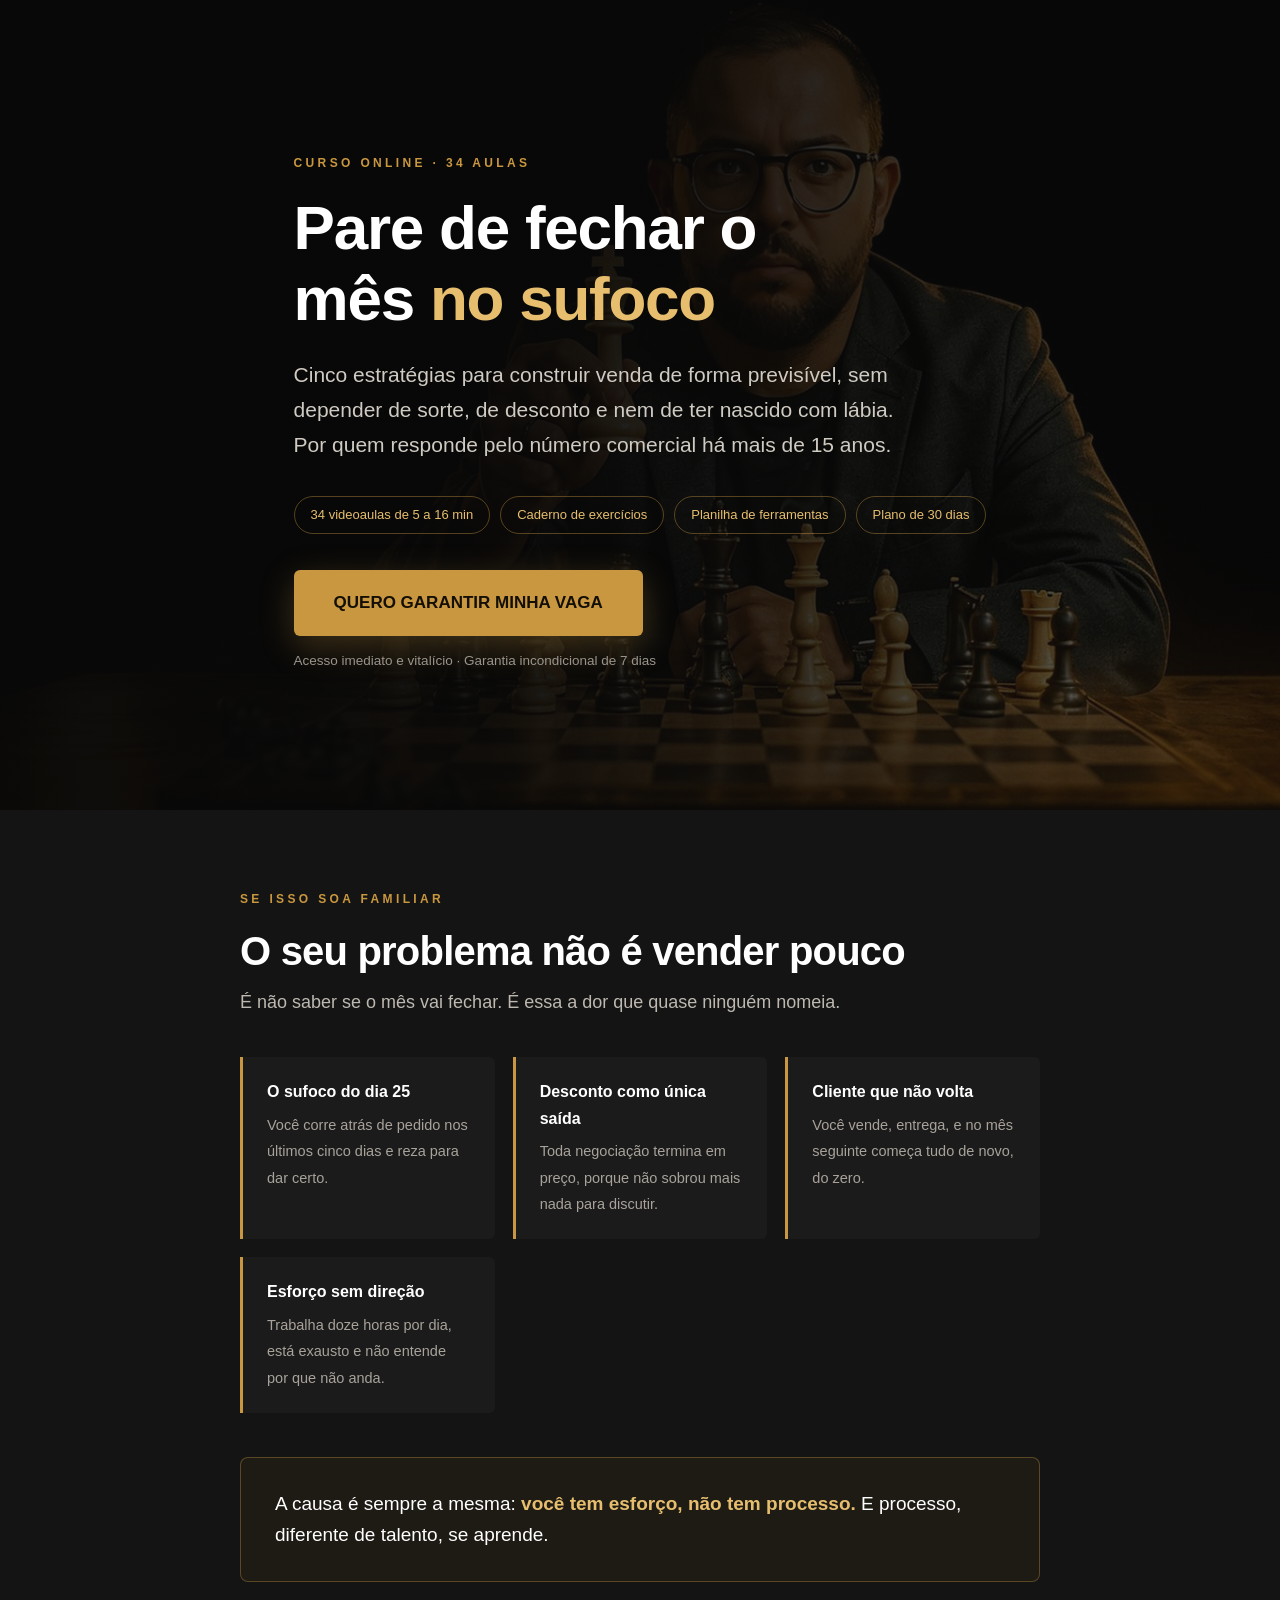
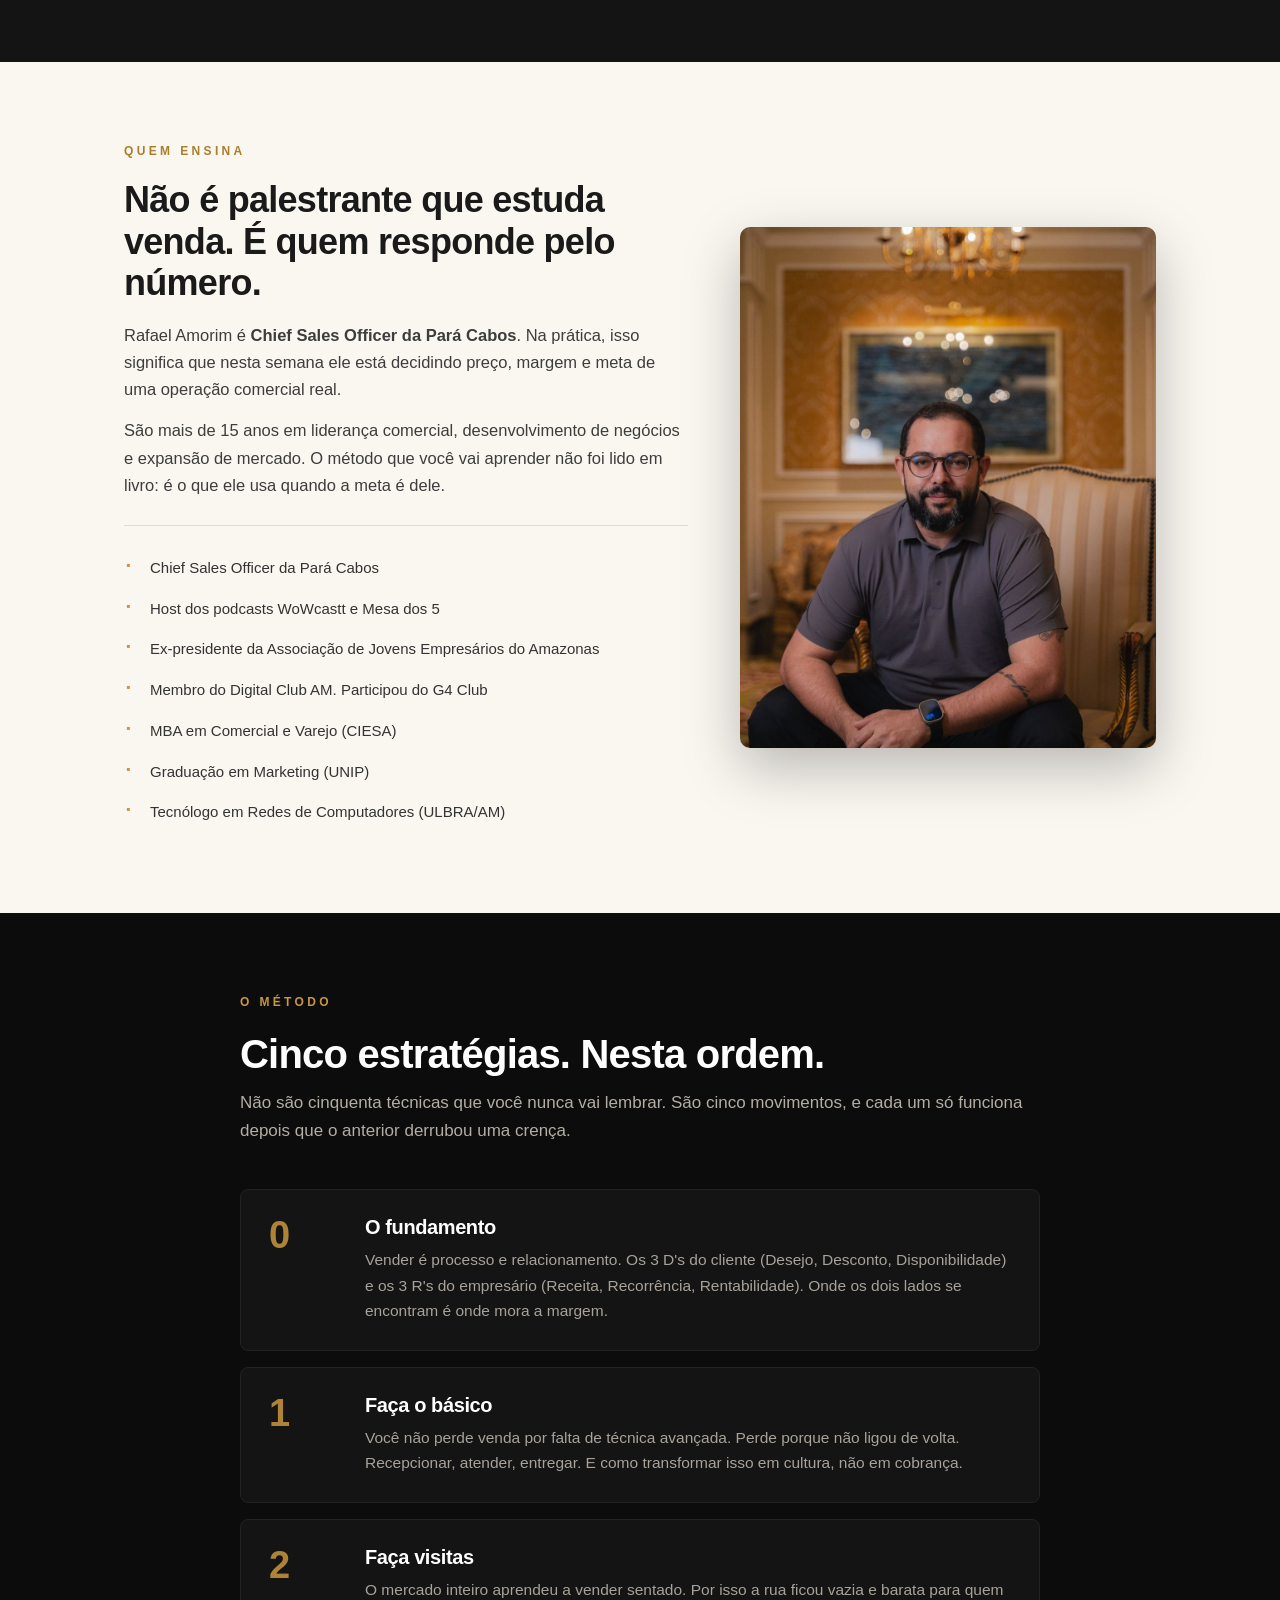
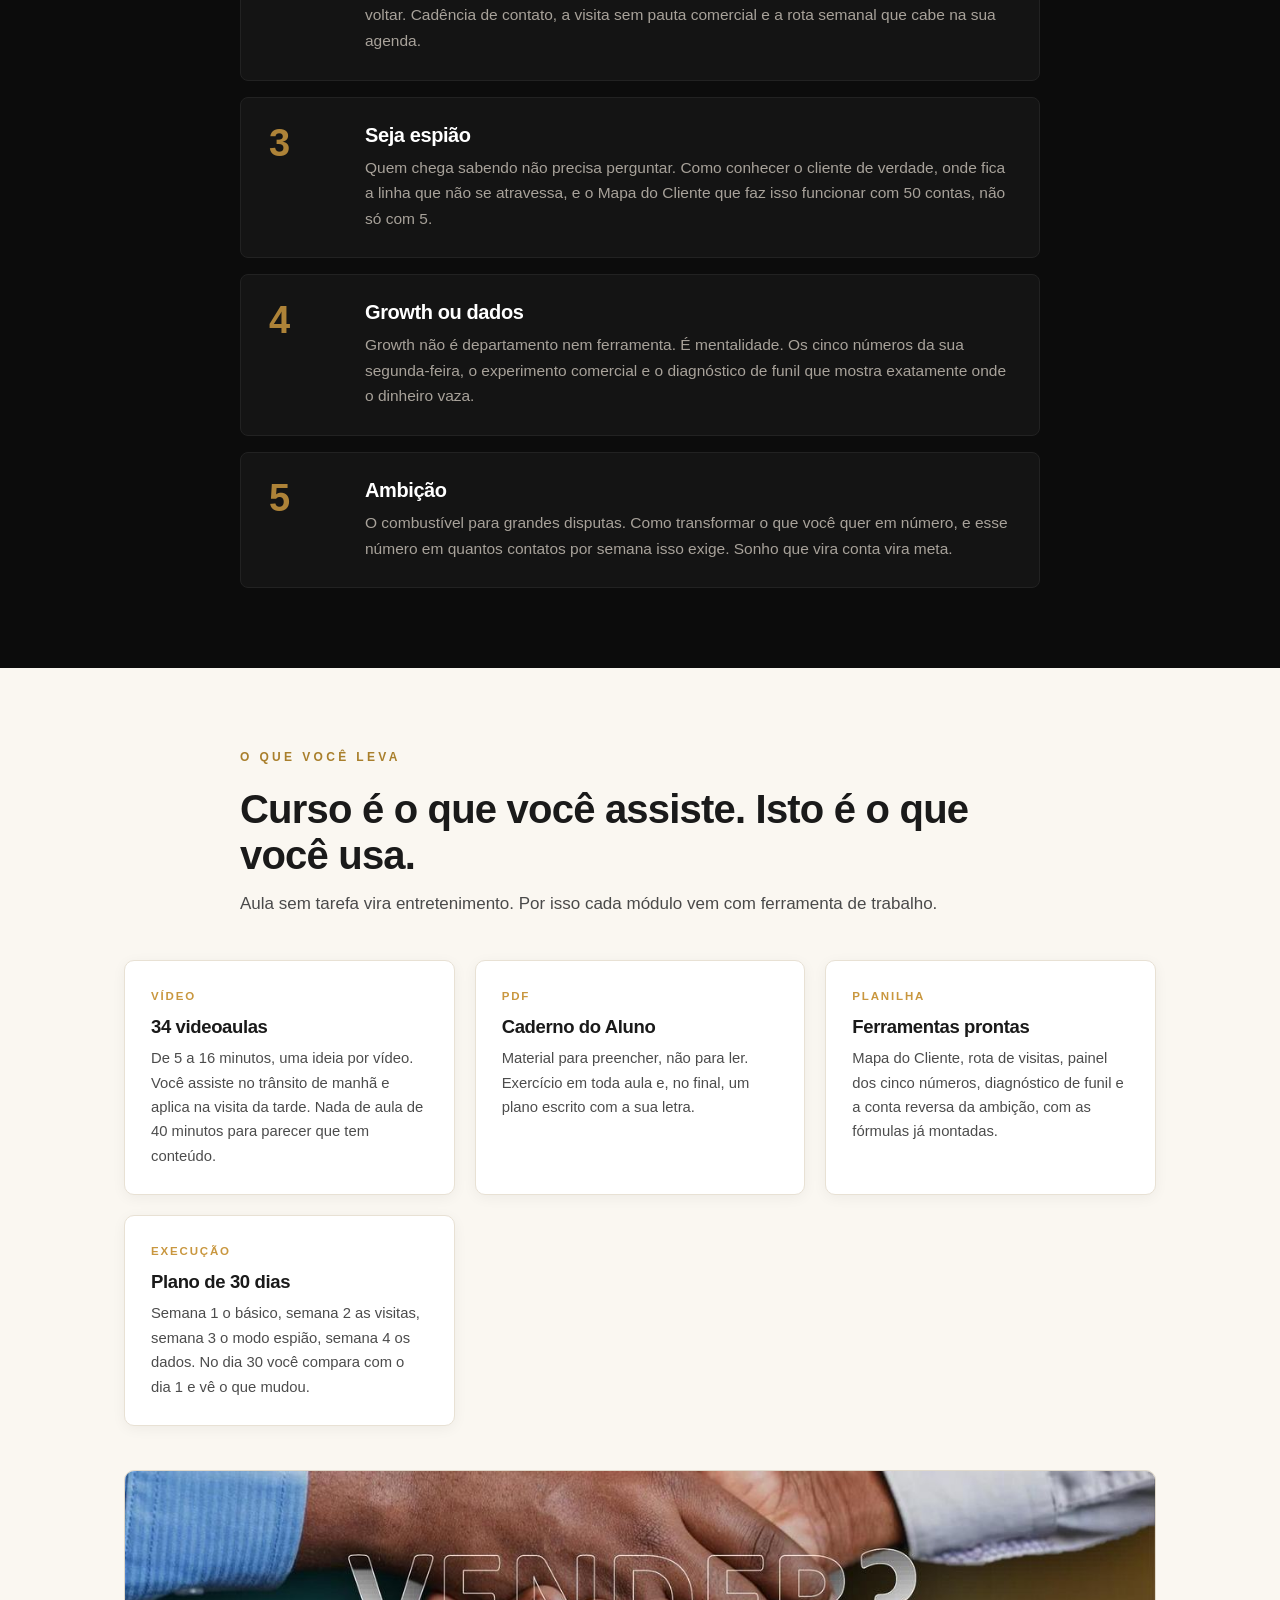
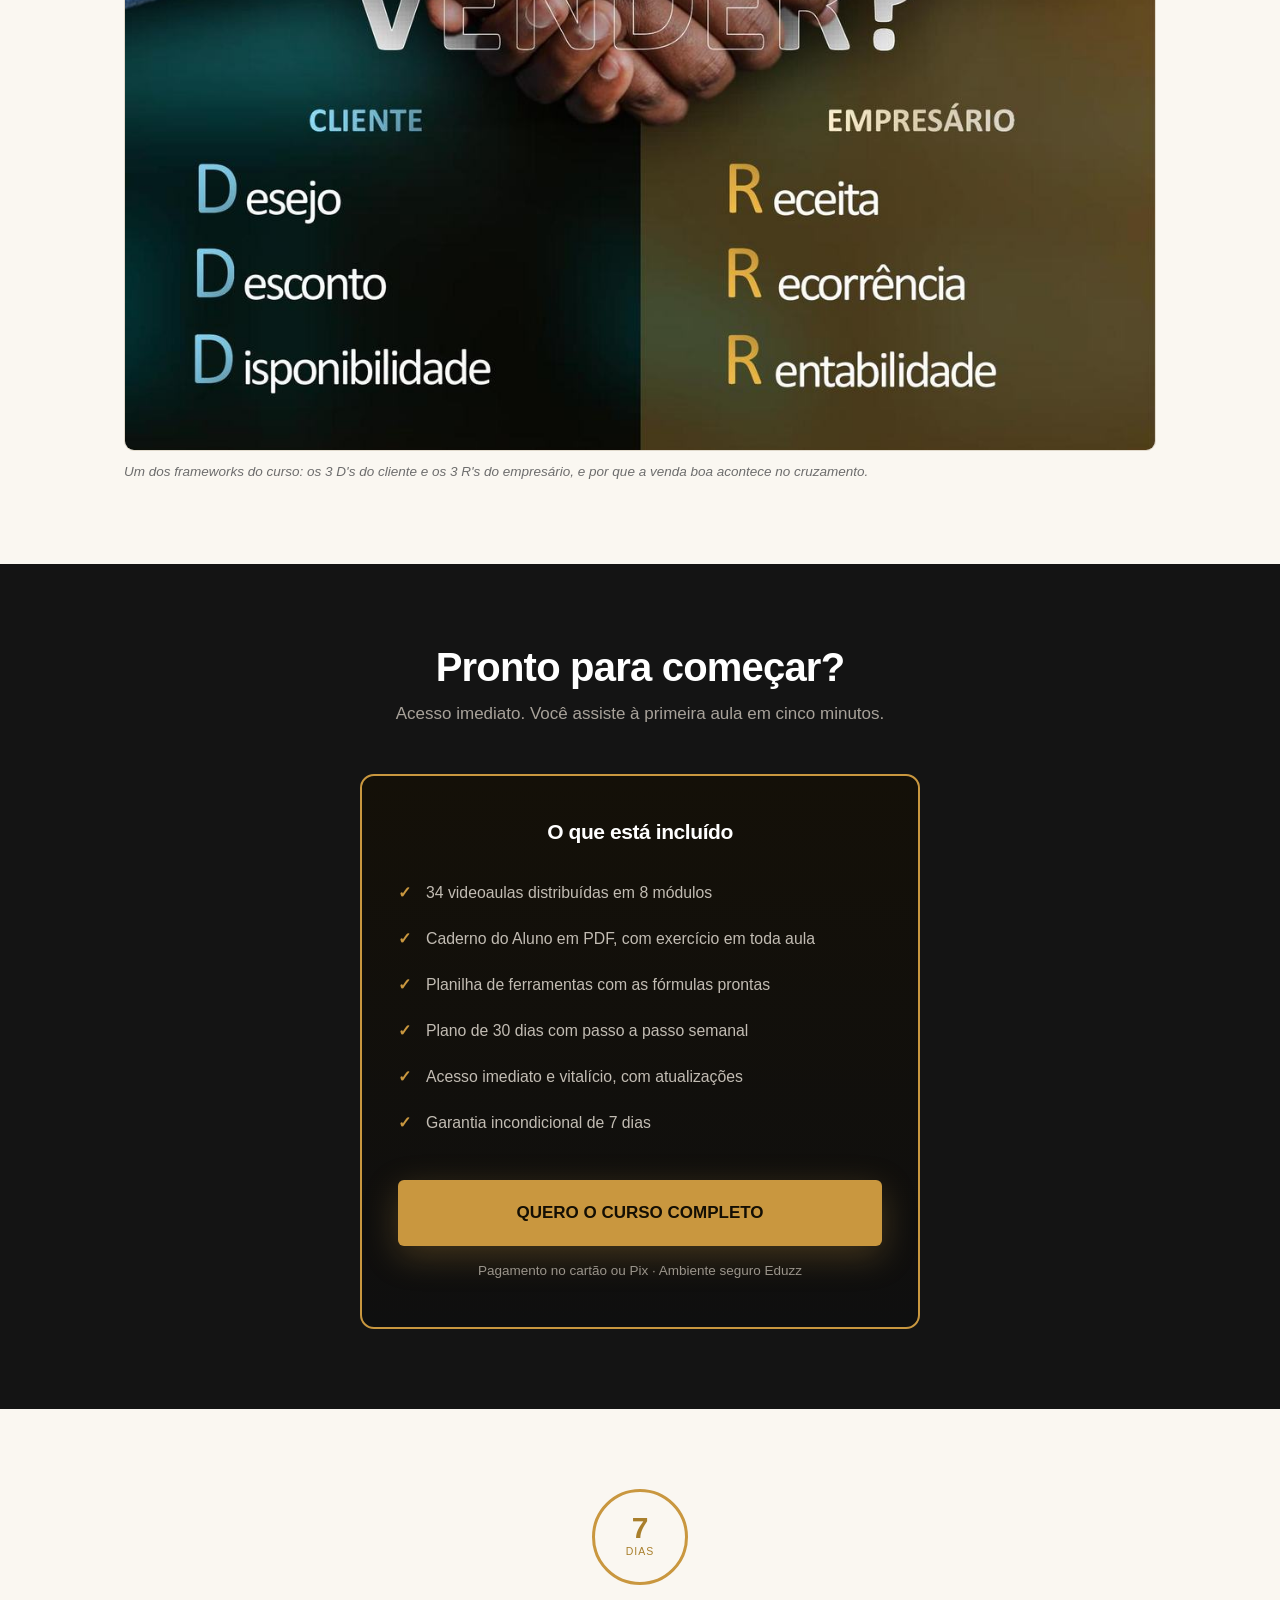
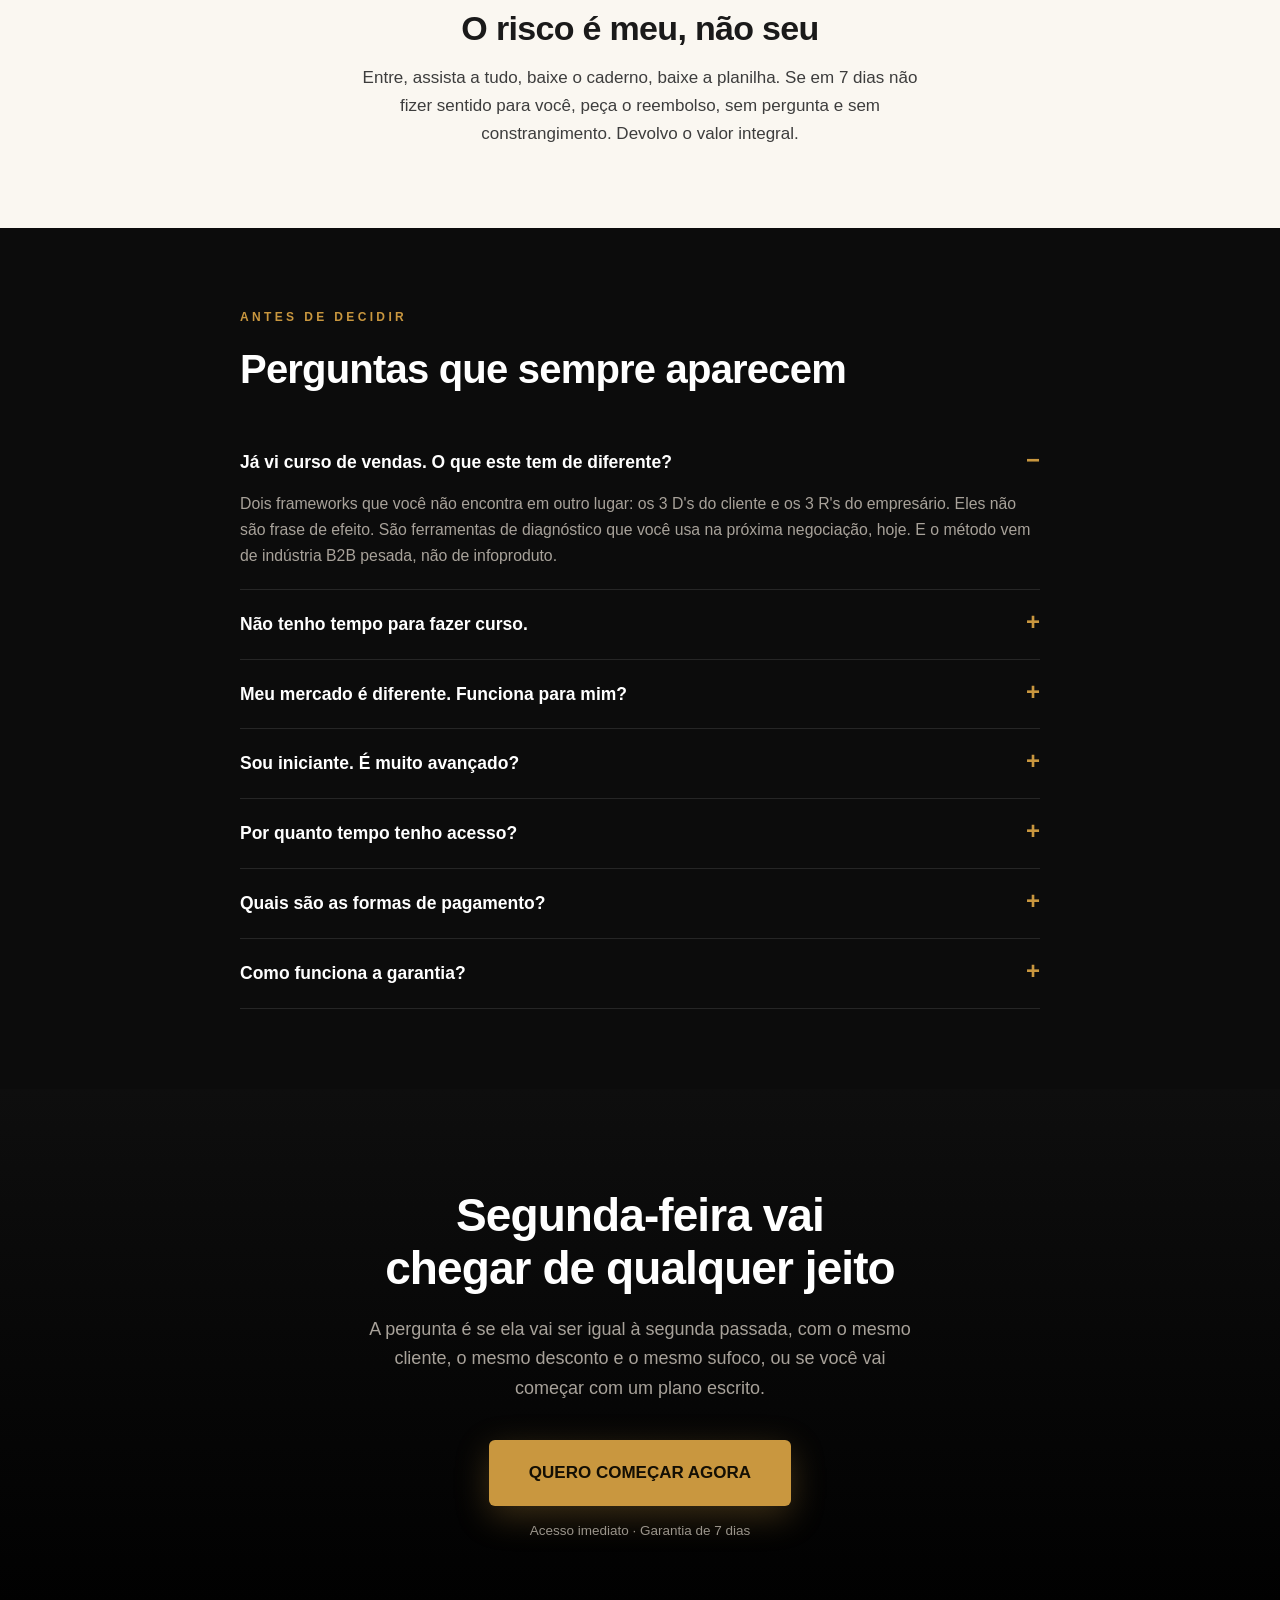
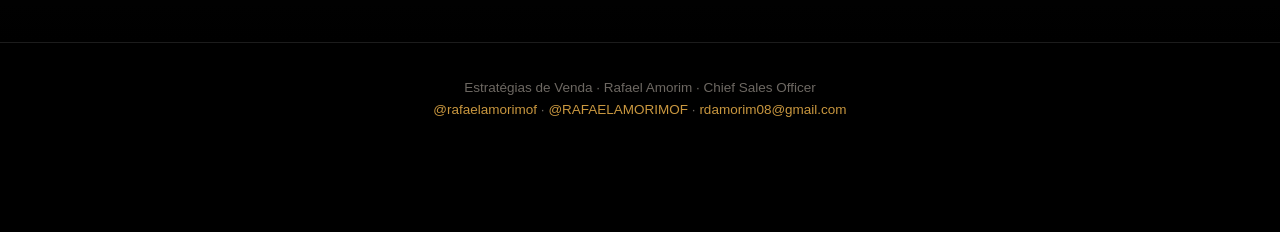
<file: index.html>
<!DOCTYPE html>
<html lang="pt-BR"><head>
<meta charset="utf-8">
<meta name="viewport" content="width=device-width, initial-scale=1">
<title>Estratégias de Venda | Rafael Amorim</title>
<meta name="description" content="Cinco estratégias para construir venda de forma previsível, sem depender de sorte nem de desconto. Curso online com 34 aulas, por um Chief Sales Officer com mais de 15 anos de operação comercial.">
<meta name="author" content="Rafael Amorim">
<link rel="icon" href="data:image/svg+xml,%3Csvg xmlns='http://www.w3.org/2000/svg' viewBox='0 0 100 100'%3E%3Crect width='100' height='100' rx='18' fill='%230c0c0c'/%3E%3Ctext x='50' y='70' font-size='58' font-family='Georgia,serif' font-weight='bold' fill='%23c9973f' text-anchor='middle'%3EE%3C/text%3E%3C/svg%3E">
<meta property="og:type" content="website">
<meta property="og:locale" content="pt_BR">
<meta property="og:title" content="Estratégias de Venda | Rafael Amorim">
<meta property="og:description" content="Cinco estratégias para construir venda de forma previsível, sem depender de sorte nem de desconto. Curso online com 34 aulas, por um Chief Sales Officer com mais de 15 anos de operação comercial.">
<meta property="og:image" content="https://rdamorim08.github.io/estrategiasdevendas/img/hero.jpg">
<meta property="og:url" content="https://rdamorim08.github.io/estrategiasdevendas/">
<meta name="twitter:card" content="summary_large_image">
<link rel="stylesheet" href="style.css">
</head><body>

<header class="hero">
  <img class="bg" src="img/hero.jpg" alt="" fetchpriority="high">
  <div class="veil"></div>
  <div class="wrap">
    <div class="eyebrow">Curso online · 34 aulas</div>
    <h1>Pare de fechar o mês <em>no sufoco</em></h1>
    <p class="sub">Cinco estratégias para construir venda de forma previsível, sem depender de sorte,
    de desconto e nem de ter nascido com lábia. Por quem responde pelo número comercial há mais de 15 anos.</p>
    <div class="badges">
      <span class="badge">34 videoaulas de 5 a 16 min</span>
      <span class="badge">Caderno de exercícios</span>
      <span class="badge">Planilha de ferramentas</span>
      <span class="badge">Plano de 30 dias</span>
    </div>
    <a class="btn" href="https://chk.eduzz.com/uehzxj2f">QUERO GARANTIR MINHA VAGA</a>
    <span class="btn-note">Acesso imediato e vitalício · Garantia incondicional de 7 dias</span>
  </div>
</header>

<section class="dor">
  <div class="wrap"><div class="narrow">
    <div class="eyebrow">Se isso soa familiar</div>
    <h2>O seu problema não é vender pouco</h2>
    <p class="lead">É não saber se o mês vai fechar. É essa a dor que quase ninguém nomeia.</p>
    <div class="pains">
      <div class="pain"><b>O sufoco do dia 25</b><span>Você corre atrás de pedido nos últimos cinco dias e reza para dar certo.</span></div>
      <div class="pain"><b>Desconto como única saída</b><span>Toda negociação termina em preço, porque não sobrou mais nada para discutir.</span></div>
      <div class="pain"><b>Cliente que não volta</b><span>Você vende, entrega, e no mês seguinte começa tudo de novo, do zero.</span></div>
      <div class="pain"><b>Esforço sem direção</b><span>Trabalha doze horas por dia, está exausto e não entende por que não anda.</span></div>
    </div>
    <div class="turn"><p>A causa é sempre a mesma: <b>você tem esforço, não tem processo.</b>
    E processo, diferente de talento, se aprende.</p></div>
  </div></div>
</section>

<section class="autor">
  <div class="wrap"><div class="grid">
    <div>
      <div class="eyebrow">Quem ensina</div>
      <h2>Não é palestrante que estuda venda. É quem responde pelo número.</h2>
      <p>Rafael Amorim é <b>Chief Sales Officer da Pará Cabos</b>. Na prática, isso significa que
      nesta semana ele está decidindo preço, margem e meta de uma operação comercial real.</p>
      <p>São mais de 15 anos em liderança comercial, desenvolvimento de negócios e expansão de mercado.
      O método que você vai aprender não foi lido em livro: é o que ele usa quando a meta é dele.</p>
      <ul class="creds">
        <li>Chief Sales Officer da Pará Cabos</li>
        <li>Host dos podcasts WoWcastt e Mesa dos 5</li>
        <li>Ex-presidente da Associação de Jovens Empresários do Amazonas</li>
        <li>Membro do Digital Club AM. Participou do G4 Club</li>
        <li>MBA em Comercial e Varejo (CIESA)</li>
        <li>Graduação em Marketing (UNIP)</li>
        <li>Tecnólogo em Redes de Computadores (ULBRA/AM)</li>
      </ul>
    </div>
    <figure><img src="img/bio.jpg" alt="Rafael Amorim" loading="lazy"></figure>
  </div></div>
</section>

<section class="metodo">
  <div class="wrap"><div class="narrow">
    <div class="eyebrow">O método</div>
    <h2>Cinco estratégias. Nesta ordem.</h2>
    <p class="intro">Não são cinquenta técnicas que você nunca vai lembrar. São cinco movimentos,
    e cada um só funciona depois que o anterior derrubou uma crença.</p>
    <div class="steps">
      <div class="step"><div class="n">0</div><div>
        <h3>O fundamento</h3>
        <p>Vender é processo e relacionamento. Os 3 D's do cliente (Desejo, Desconto, Disponibilidade)
        e os 3 R's do empresário (Receita, Recorrência, Rentabilidade). Onde os dois lados se encontram
        é onde mora a margem.</p></div></div>
      <div class="step"><div class="n">1</div><div>
        <h3>Faça o básico</h3>
        <p>Você não perde venda por falta de técnica avançada. Perde porque não ligou de volta.
        Recepcionar, atender, entregar. E como transformar isso em cultura, não em cobrança.</p></div></div>
      <div class="step"><div class="n">2</div><div>
        <h3>Faça visitas</h3>
        <p>O mercado inteiro aprendeu a vender sentado. Por isso a rua ficou vazia e barata para quem
        voltar. Cadência de contato, a visita sem pauta comercial e a rota semanal que cabe na sua agenda.</p></div></div>
      <div class="step"><div class="n">3</div><div>
        <h3>Seja espião</h3>
        <p>Quem chega sabendo não precisa perguntar. Como conhecer o cliente de verdade, onde fica a linha
        que não se atravessa, e o Mapa do Cliente que faz isso funcionar com 50 contas, não só com 5.</p></div></div>
      <div class="step"><div class="n">4</div><div>
        <h3>Growth ou dados</h3>
        <p>Growth não é departamento nem ferramenta. É mentalidade. Os cinco números da sua segunda-feira,
        o experimento comercial e o diagnóstico de funil que mostra exatamente onde o dinheiro vaza.</p></div></div>
      <div class="step"><div class="n">5</div><div>
        <h3>Ambição</h3>
        <p>O combustível para grandes disputas. Como transformar o que você quer em número, e esse número
        em quantos contatos por semana isso exige. Sonho que vira conta vira meta.</p></div></div>
    </div>
  </div></div>
</section>

<section class="inclui">
  <div class="wrap">
    <div class="narrow">
      <div class="eyebrow">O que você leva</div>
      <h2>Curso é o que você assiste. Isto é o que você usa.</h2>
      <p class="sub">Aula sem tarefa vira entretenimento. Por isso cada módulo vem com ferramenta de trabalho.</p>
    </div>
    <div class="cards">
      <div class="card"><div class="tag">Vídeo</div><h3>34 videoaulas</h3>
        <p>De 5 a 16 minutos, uma ideia por vídeo. Você assiste no trânsito de manhã e aplica na visita da tarde.
        Nada de aula de 40 minutos para parecer que tem conteúdo.</p></div>
      <div class="card"><div class="tag">PDF</div><h3>Caderno do Aluno</h3>
        <p>Material para preencher, não para ler. Exercício em toda aula e, no final, um plano escrito
        com a sua letra.</p></div>
      <div class="card"><div class="tag">Planilha</div><h3>Ferramentas prontas</h3>
        <p>Mapa do Cliente, rota de visitas, painel dos cinco números, diagnóstico de funil e a conta reversa
        da ambição, com as fórmulas já montadas.</p></div>
      <div class="card"><div class="tag">Execução</div><h3>Plano de 30 dias</h3>
        <p>Semana 1 o básico, semana 2 as visitas, semana 3 o modo espião, semana 4 os dados.
        No dia 30 você compara com o dia 1 e vê o que mudou.</p></div>
    </div>
    <figure class="figure">
      <img src="img/3d3r.jpg" alt="Os 3 D's do cliente e os 3 R's do empresário" loading="lazy">
      <figcaption>Um dos frameworks do curso: os 3 D's do cliente e os 3 R's do empresário, e por que a venda boa acontece no cruzamento.</figcaption>
    </figure>
  </div>
</section>

<section class="cta-sec" id="inscricao">
  <div class="wrap">
    <h2>Pronto para começar?</h2>
    <p class="sub">Acesso imediato. Você assiste à primeira aula em cinco minutos.</p>
    <div class="pbox">
      <h3>O que está incluído</h3>
      <ul>
        <li>34 videoaulas distribuídas em 8 módulos</li>
        <li>Caderno do Aluno em PDF, com exercício em toda aula</li>
        <li>Planilha de ferramentas com as fórmulas prontas</li>
        <li>Plano de 30 dias com passo a passo semanal</li>
        <li>Acesso imediato e vitalício, com atualizações</li>
        <li>Garantia incondicional de 7 dias</li>
      </ul>
      <a class="btn" href="https://chk.eduzz.com/uehzxj2f">QUERO O CURSO COMPLETO</a>
      <span class="btn-note">Pagamento no cartão ou Pix · Ambiente seguro Eduzz</span>
    </div>
  </div>
</section>

<section class="garantia">
  <div class="wrap"><div class="narrow">
    <div class="seal"><b>7</b><span>dias</span></div>
    <h2>O risco é meu, não seu</h2>
    <p>Entre, assista a tudo, baixe o caderno, baixe a planilha. Se em 7 dias não fizer sentido para você,
    peça o reembolso, sem pergunta e sem constrangimento. Devolvo o valor integral.</p>
  </div></div>
</section>

<section class="faq">
  <div class="wrap"><div class="narrow">
    <div class="eyebrow">Antes de decidir</div>
    <h2>Perguntas que sempre aparecem</h2>
    <details open><summary>Já vi curso de vendas. O que este tem de diferente?</summary>
      <p>Dois frameworks que você não encontra em outro lugar: os 3 D's do cliente e os 3 R's do empresário.
      Eles não são frase de efeito. São ferramentas de diagnóstico que você usa na próxima negociação, hoje.
      E o método vem de indústria B2B pesada, não de infoproduto.</p></details>
    <details><summary>Não tenho tempo para fazer curso.</summary>
      <p>Foi por causa dessa objeção que o curso foi montado assim: aulas de 5 minutos, uma ideia por vídeo,
      sem introdução de dez minutos. Você assiste uma no trânsito e aplica na visita da tarde.
      E, na prática, você não tem tempo justamente porque não tem processo. Quem trabalha no improviso gasta
      o dobro de horas pelo mesmo resultado.</p></details>
    <details><summary>Meu mercado é diferente. Funciona para mim?</summary>
      <p>O método nasceu em venda B2B de ciclo longo, com margem apertada e concorrência por preço, que é o
      cenário mais difícil que existe. Se funciona ali, tende a funcionar em contextos mais simples.
      Serve para vendedor de linha de frente, gestor comercial, dono de PME e para quem está começando do zero.</p></details>
    <details><summary>Sou iniciante. É muito avançado?</summary>
      <p>Não. O curso começa pelo fundamento, ou seja, o que é venda de verdade, antes de qualquer técnica.
      Justamente por isso a ordem dos módulos não deve ser trocada.</p></details>
    <details><summary>Por quanto tempo tenho acesso?</summary>
      <p>Acesso vitalício, incluindo as atualizações do conteúdo. O material de apoio você baixa e fica com você.</p></details>
    <details><summary>Quais são as formas de pagamento?</summary>
      <p>Cartão de crédito, com parcelamento, ou Pix. O pagamento é processado pela Eduzz, em ambiente seguro.
      No Pix, a liberação costuma ser imediata após a confirmação.</p></details>
    <details><summary>Como funciona a garantia?</summary>
      <p>Você tem 7 dias a partir da compra para pedir reembolso integral, sem precisar justificar.
      Basta responder ao e-mail de confirmação pedindo o cancelamento.</p></details>
  </div></div>
</section>

<section class="final">
  <div class="wrap">
    <h2>Segunda-feira vai chegar de qualquer jeito</h2>
    <p>A pergunta é se ela vai ser igual à segunda passada, com o mesmo cliente, o mesmo desconto e o mesmo
    sufoco, ou se você vai começar com um plano escrito.</p>
    <a class="btn" href="https://chk.eduzz.com/uehzxj2f">QUERO COMEÇAR AGORA</a>
    <span class="btn-note">Acesso imediato · Garantia de 7 dias</span>
  </div>
</section>

<footer><div class="wrap"><p>Estratégias de Venda · Rafael Amorim · Chief Sales Officer<br>
<a href="https://instagram.com/rafaelamorimof" target="_blank" rel="noopener">@rafaelamorimof</a> ·
<a href="https://youtube.com/@RAFAELAMORIMOF" target="_blank" rel="noopener">@RAFAELAMORIMOF</a> ·
<a href="mailto:rdamorim08@gmail.com">rdamorim08@gmail.com</a></p></div></footer>

<div class="sticky"><a class="btn" href="https://chk.eduzz.com/uehzxj2f">QUERO GARANTIR MINHA VAGA</a></div>
</body></html>
</file>
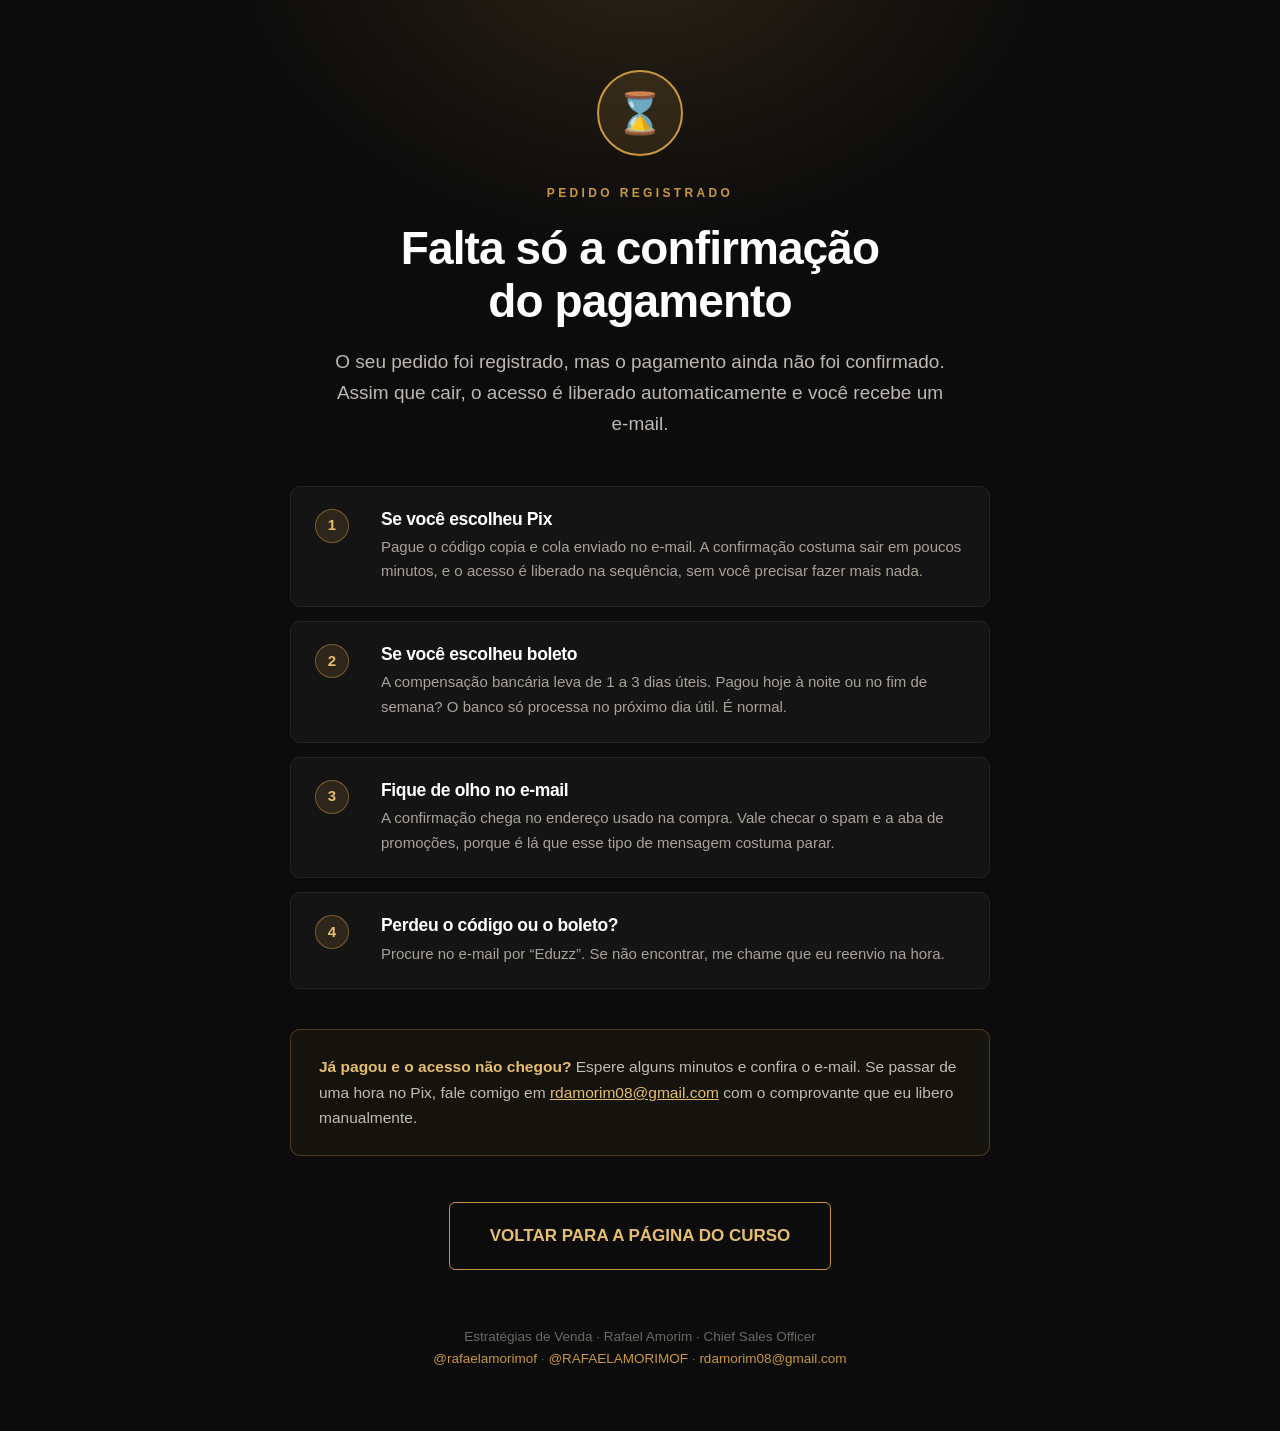
<file: aguardando.html>
<!DOCTYPE html>
<html lang="pt-BR"><head>
<meta charset="utf-8">
<meta name="viewport" content="width=device-width, initial-scale=1">
<title>Aguardando pagamento | Estratégias de Venda</title>
<meta name="description" content="Seu pedido foi registrado e estamos aguardando a confirmação do pagamento.">
<meta name="author" content="Rafael Amorim">
<link rel="icon" href="data:image/svg+xml,%3Csvg xmlns='http://www.w3.org/2000/svg' viewBox='0 0 100 100'%3E%3Crect width='100' height='100' rx='18' fill='%230c0c0c'/%3E%3Ctext x='50' y='70' font-size='58' font-family='Georgia,serif' font-weight='bold' fill='%23c9973f' text-anchor='middle'%3EE%3C/text%3E%3C/svg%3E">
<meta property="og:type" content="website">
<meta property="og:locale" content="pt_BR">
<meta property="og:title" content="Aguardando pagamento | Estratégias de Venda">
<meta property="og:description" content="Seu pedido foi registrado e estamos aguardando a confirmação do pagamento.">
<meta property="og:image" content="https://rdamorim08.github.io/estrategiasdevendas/img/hero.jpg">
<meta property="og:url" content="https://rdamorim08.github.io/estrategiasdevendas/aguardando.html">
<meta name="twitter:card" content="summary_large_image">
<link rel="stylesheet" href="style.css">
</head><body>
<section class="ty">
  <div class="glow"></div>
  <div class="wrap">
    <div class="icon wait">&#8987;</div>
    <div class="eyebrow">Pedido registrado</div>
    <h1>Falta só a confirmação do pagamento</h1>
    <p class="lead">O seu pedido foi registrado, mas o pagamento ainda não foi confirmado. Assim que cair, o acesso é liberado automaticamente e você recebe um e-mail.</p>
    <div class="cx">
      <div class="item"><div class="n">1</div><div><h3>Se você escolheu Pix</h3><p>Pague o código copia e cola enviado no e-mail. A confirmação costuma sair em poucos minutos, e o acesso é liberado na sequência, sem você precisar fazer mais nada.</p></div></div>
      <div class="item"><div class="n">2</div><div><h3>Se você escolheu boleto</h3><p>A compensação bancária leva de 1 a 3 dias úteis. Pagou hoje à noite ou no fim de semana? O banco só processa no próximo dia útil. É normal.</p></div></div>
      <div class="item"><div class="n">3</div><div><h3>Fique de olho no e-mail</h3><p>A confirmação chega no endereço usado na compra. Vale checar o spam e a aba de promoções, porque é lá que esse tipo de mensagem costuma parar.</p></div></div>
      <div class="item"><div class="n">4</div><div><h3>Perdeu o código ou o boleto?</h3><p>Procure no e-mail por “Eduzz”. Se não encontrar, me chame que eu reenvio na hora.</p></div></div>
    </div>
    <div class="note"><p><b>Já pagou e o acesso não chegou?</b> Espere alguns minutos e confira o e-mail.
    Se passar de uma hora no Pix, fale comigo em <a href="mailto:rdamorim08@gmail.com" style="color:#e6be6e">rdamorim08@gmail.com</a>
    com o comprovante que eu libero manualmente.</p></div>
    <div class="acts">
<a class="btn ghost" href="index.html">VOLTAR PARA A PÁGINA DO CURSO</a>
    </div>
    <footer><div class="wrap"><p>Estratégias de Venda · Rafael Amorim · Chief Sales Officer<br>
<a href="https://instagram.com/rafaelamorimof" target="_blank" rel="noopener">@rafaelamorimof</a> ·
<a href="https://youtube.com/@RAFAELAMORIMOF" target="_blank" rel="noopener">@RAFAELAMORIMOF</a> ·
<a href="mailto:rdamorim08@gmail.com">rdamorim08@gmail.com</a></p></div></footer>
  </div>
</section>
</body></html>
</file>
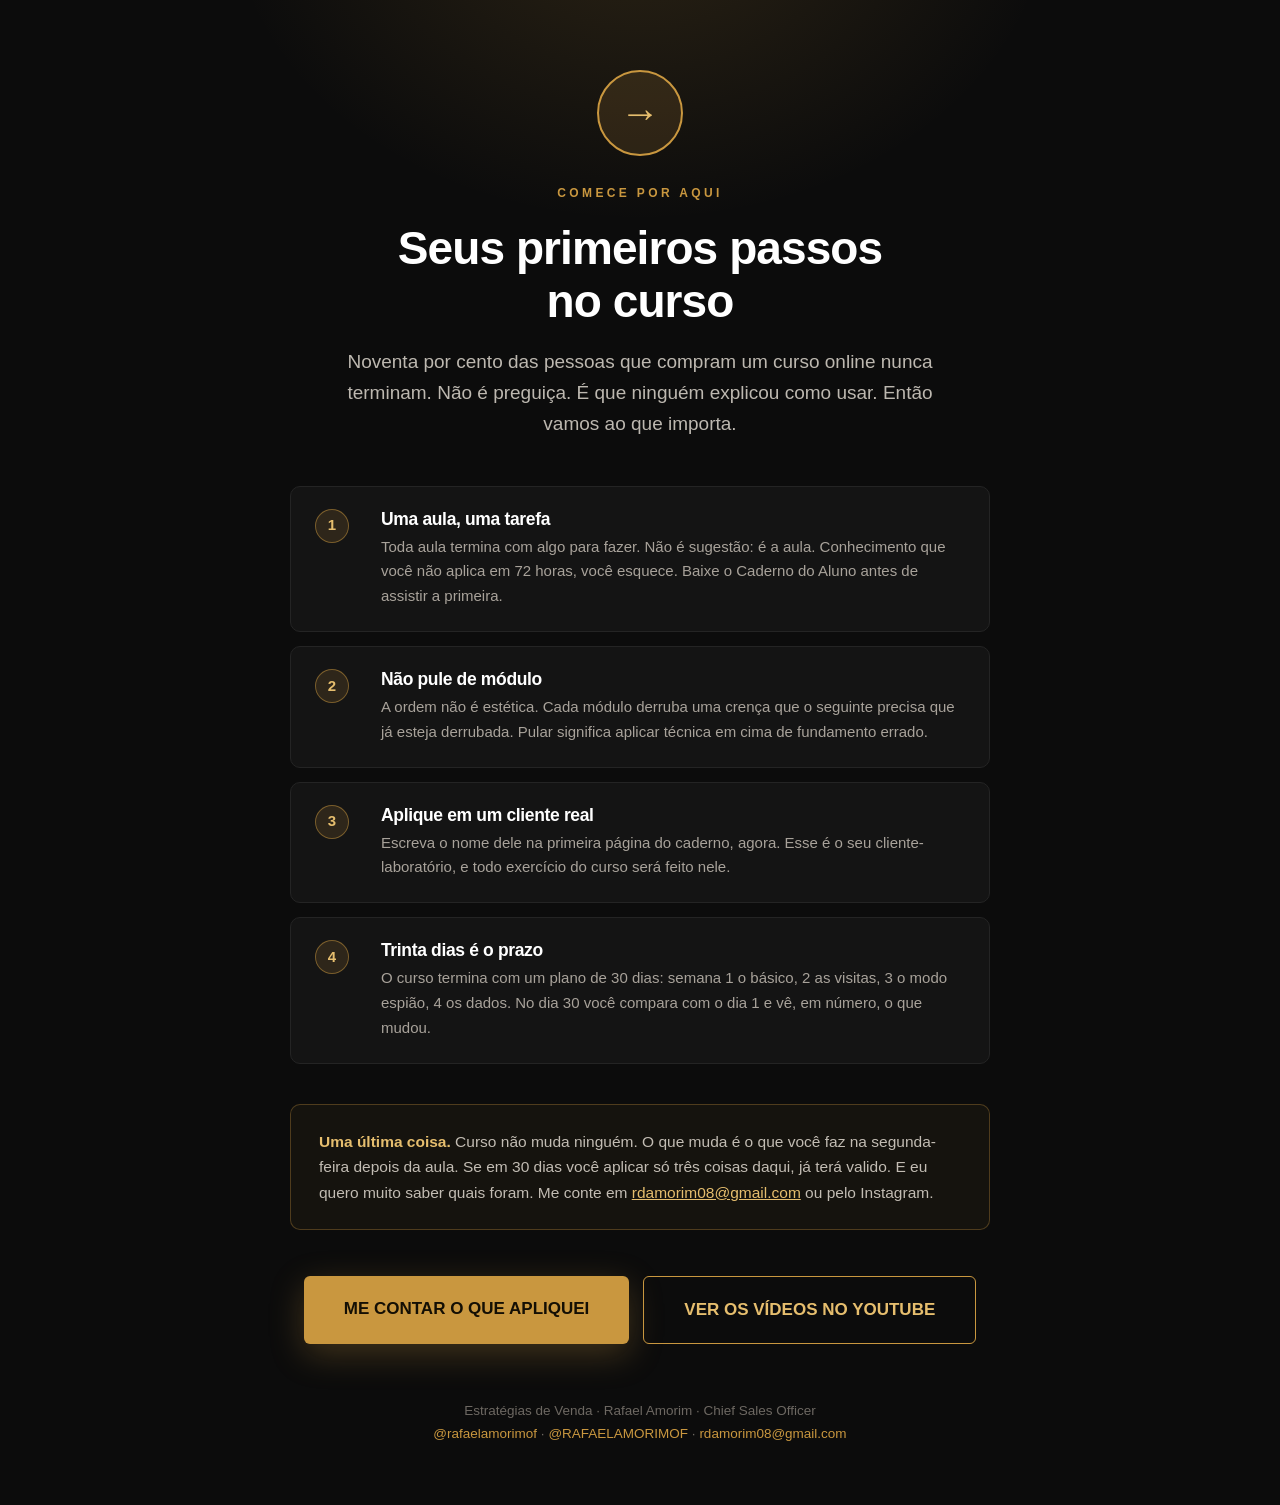
<file: boas-vindas.html>
<!DOCTYPE html>
<html lang="pt-BR"><head>
<meta charset="utf-8">
<meta name="viewport" content="width=device-width, initial-scale=1">
<title>Primeiros passos | Estratégias de Venda</title>
<meta name="description" content="Como aproveitar o curso Estratégias de Venda desde a primeira semana.">
<meta name="author" content="Rafael Amorim">
<link rel="icon" href="data:image/svg+xml,%3Csvg xmlns='http://www.w3.org/2000/svg' viewBox='0 0 100 100'%3E%3Crect width='100' height='100' rx='18' fill='%230c0c0c'/%3E%3Ctext x='50' y='70' font-size='58' font-family='Georgia,serif' font-weight='bold' fill='%23c9973f' text-anchor='middle'%3EE%3C/text%3E%3C/svg%3E">
<meta property="og:type" content="website">
<meta property="og:locale" content="pt_BR">
<meta property="og:title" content="Primeiros passos | Estratégias de Venda">
<meta property="og:description" content="Como aproveitar o curso Estratégias de Venda desde a primeira semana.">
<meta property="og:image" content="https://rdamorim08.github.io/estrategiasdevendas/img/hero.jpg">
<meta property="og:url" content="https://rdamorim08.github.io/estrategiasdevendas/boas-vindas.html">
<meta name="twitter:card" content="summary_large_image">
<link rel="stylesheet" href="style.css">
</head><body>
<section class="ty">
  <div class="glow"></div>
  <div class="wrap">
    <div class="icon go">&#8594;</div>
    <div class="eyebrow">Comece por aqui</div>
    <h1>Seus primeiros passos no curso</h1>
    <p class="lead">Noventa por cento das pessoas que compram um curso online nunca terminam. Não é preguiça. É que ninguém explicou como usar. Então vamos ao que importa.</p>
    <div class="cx">
      <div class="item"><div class="n">1</div><div><h3>Uma aula, uma tarefa</h3><p>Toda aula termina com algo para fazer. Não é sugestão: é a aula. Conhecimento que você não aplica em 72 horas, você esquece. Baixe o Caderno do Aluno antes de assistir a primeira.</p></div></div>
      <div class="item"><div class="n">2</div><div><h3>Não pule de módulo</h3><p>A ordem não é estética. Cada módulo derruba uma crença que o seguinte precisa que já esteja derrubada. Pular significa aplicar técnica em cima de fundamento errado.</p></div></div>
      <div class="item"><div class="n">3</div><div><h3>Aplique em um cliente real</h3><p>Escreva o nome dele na primeira página do caderno, agora. Esse é o seu cliente-laboratório, e todo exercício do curso será feito nele.</p></div></div>
      <div class="item"><div class="n">4</div><div><h3>Trinta dias é o prazo</h3><p>O curso termina com um plano de 30 dias: semana 1 o básico, 2 as visitas, 3 o modo espião, 4 os dados. No dia 30 você compara com o dia 1 e vê, em número, o que mudou.</p></div></div>
    </div>
    <div class="note"><p><b>Uma última coisa.</b> Curso não muda ninguém. O que muda é o que você faz
    na segunda-feira depois da aula. Se em 30 dias você aplicar só três coisas daqui, já terá valido.
    E eu quero muito saber quais foram. Me conte em <a href="mailto:rdamorim08@gmail.com" style="color:#e6be6e">rdamorim08@gmail.com</a>
    ou pelo Instagram.</p></div>
    <div class="acts">
<a class="btn" href="https://instagram.com/rafaelamorimof" target="_blank" rel="noopener">ME CONTAR O QUE APLIQUEI</a>
<a class="btn ghost" href="https://youtube.com/@RAFAELAMORIMOF" target="_blank" rel="noopener">VER OS VÍDEOS NO YOUTUBE</a>
    </div>
    <footer><div class="wrap"><p>Estratégias de Venda · Rafael Amorim · Chief Sales Officer<br>
<a href="https://instagram.com/rafaelamorimof" target="_blank" rel="noopener">@rafaelamorimof</a> ·
<a href="https://youtube.com/@RAFAELAMORIMOF" target="_blank" rel="noopener">@RAFAELAMORIMOF</a> ·
<a href="mailto:rdamorim08@gmail.com">rdamorim08@gmail.com</a></p></div></footer>
  </div>
</section>
</body></html>
</file>
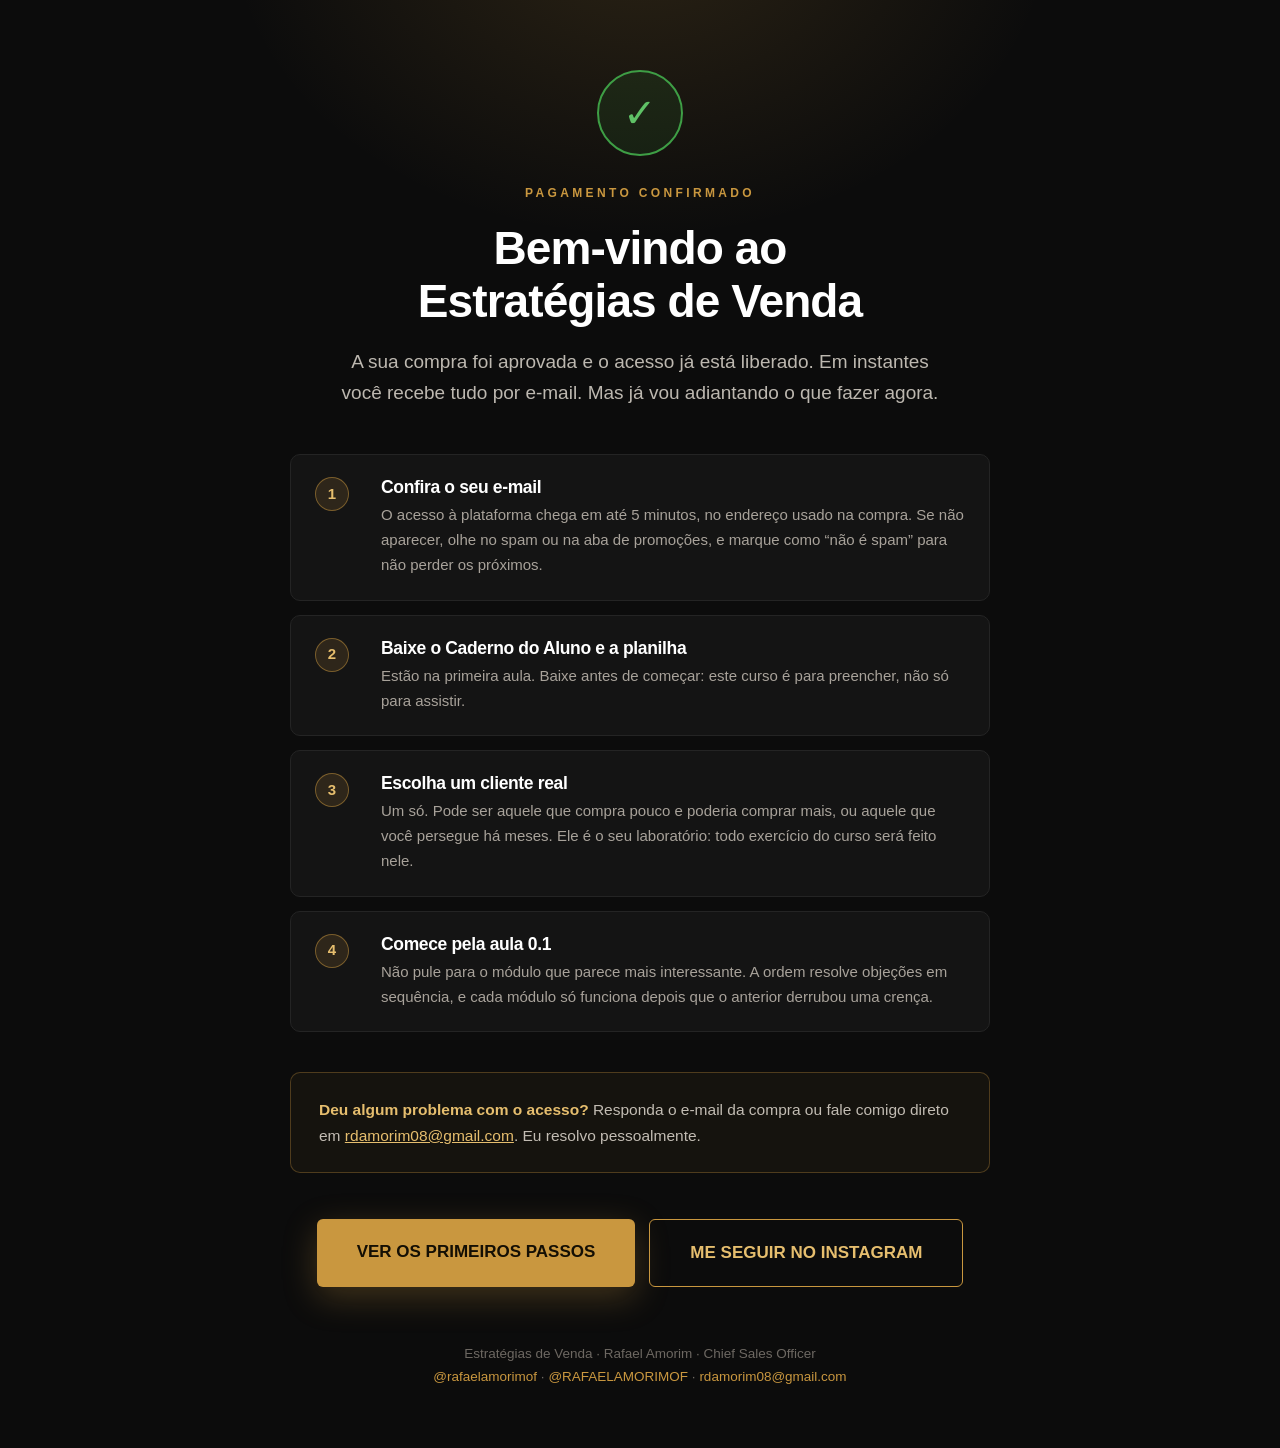
<file: obrigado.html>
<!DOCTYPE html>
<html lang="pt-BR"><head>
<meta charset="utf-8">
<meta name="viewport" content="width=device-width, initial-scale=1">
<title>Compra aprovada | Estratégias de Venda</title>
<meta name="description" content="Sua compra do curso Estratégias de Venda foi aprovada. Veja os próximos passos.">
<meta name="author" content="Rafael Amorim">
<link rel="icon" href="data:image/svg+xml,%3Csvg xmlns='http://www.w3.org/2000/svg' viewBox='0 0 100 100'%3E%3Crect width='100' height='100' rx='18' fill='%230c0c0c'/%3E%3Ctext x='50' y='70' font-size='58' font-family='Georgia,serif' font-weight='bold' fill='%23c9973f' text-anchor='middle'%3EE%3C/text%3E%3C/svg%3E">
<meta property="og:type" content="website">
<meta property="og:locale" content="pt_BR">
<meta property="og:title" content="Compra aprovada | Estratégias de Venda">
<meta property="og:description" content="Sua compra do curso Estratégias de Venda foi aprovada. Veja os próximos passos.">
<meta property="og:image" content="https://rdamorim08.github.io/estrategiasdevendas/img/hero.jpg">
<meta property="og:url" content="https://rdamorim08.github.io/estrategiasdevendas/obrigado.html">
<meta name="twitter:card" content="summary_large_image">
<link rel="stylesheet" href="style.css">
</head><body>
<section class="ty">
  <div class="glow"></div>
  <div class="wrap">
    <div class="icon ok">&#10003;</div>
    <div class="eyebrow">Pagamento confirmado</div>
    <h1>Bem-vindo ao Estratégias de Venda</h1>
    <p class="lead">A sua compra foi aprovada e o acesso já está liberado. Em instantes você recebe tudo por e-mail. Mas já vou adiantando o que fazer agora.</p>
    <div class="cx">
      <div class="item"><div class="n">1</div><div><h3>Confira o seu e-mail</h3><p>O acesso à plataforma chega em até 5 minutos, no endereço usado na compra. Se não aparecer, olhe no spam ou na aba de promoções, e marque como “não é spam” para não perder os próximos.</p></div></div>
      <div class="item"><div class="n">2</div><div><h3>Baixe o Caderno do Aluno e a planilha</h3><p>Estão na primeira aula. Baixe antes de começar: este curso é para preencher, não só para assistir.</p></div></div>
      <div class="item"><div class="n">3</div><div><h3>Escolha um cliente real</h3><p>Um só. Pode ser aquele que compra pouco e poderia comprar mais, ou aquele que você persegue há meses. Ele é o seu laboratório: todo exercício do curso será feito nele.</p></div></div>
      <div class="item"><div class="n">4</div><div><h3>Comece pela aula 0.1</h3><p>Não pule para o módulo que parece mais interessante. A ordem resolve objeções em sequência, e cada módulo só funciona depois que o anterior derrubou uma crença.</p></div></div>
    </div>
    <div class="note"><p><b>Deu algum problema com o acesso?</b> Responda o e-mail da compra ou fale comigo
    direto em <a href="mailto:rdamorim08@gmail.com" style="color:#e6be6e">rdamorim08@gmail.com</a>. Eu resolvo pessoalmente.</p></div>
    <div class="acts">
<a class="btn" href="boas-vindas.html">VER OS PRIMEIROS PASSOS</a>
<a class="btn ghost" href="https://instagram.com/rafaelamorimof" target="_blank" rel="noopener">ME SEGUIR NO INSTAGRAM</a>
    </div>
    <footer><div class="wrap"><p>Estratégias de Venda · Rafael Amorim · Chief Sales Officer<br>
<a href="https://instagram.com/rafaelamorimof" target="_blank" rel="noopener">@rafaelamorimof</a> ·
<a href="https://youtube.com/@RAFAELAMORIMOF" target="_blank" rel="noopener">@RAFAELAMORIMOF</a> ·
<a href="mailto:rdamorim08@gmail.com">rdamorim08@gmail.com</a></p></div></footer>
  </div>
</section>
</body></html>
</file>
<file: style.css>
:root{--gold:#c9973f;--gold-l:#e6be6e;--ink:#0c0c0c;--ink2:#141414;--paper:#faf7f1;--txt:#e9e6e0;--mut:#9a948b}
*{box-sizing:border-box;margin:0;padding:0}
html{scroll-behavior:smooth;-webkit-text-size-adjust:100%}
body{font-family:-apple-system,BlinkMacSystemFont,'Segoe UI',Inter,Helvetica,Arial,sans-serif;
     background:var(--ink);color:var(--txt);line-height:1.65;-webkit-font-smoothing:antialiased}
img{max-width:100%;display:block}
.wrap{max-width:1080px;margin:0 auto;padding:0 24px}
.narrow{max-width:800px;margin:0 auto}
h1,h2,h3{line-height:1.15;letter-spacing:-.02em}
section{padding:80px 0}
.gold{color:var(--gold-l)}
.eyebrow{font-size:12px;letter-spacing:.28em;text-transform:uppercase;color:var(--gold);font-weight:700;margin-bottom:18px}

.btn{display:inline-block;background:var(--gold);color:#140f04;font-weight:800;font-size:17px;
     padding:19px 40px;border-radius:6px;text-decoration:none;text-align:center;
     box-shadow:0 10px 34px rgba(201,151,63,.28);transition:transform .15s,box-shadow .15s,background .15s}
.btn:hover{transform:translateY(-2px);box-shadow:0 14px 40px rgba(201,151,63,.42);background:var(--gold-l)}
.btn:active{transform:translateY(0)}
.btn.ghost{background:transparent;color:var(--gold-l);border:1.5px solid var(--gold);box-shadow:none}
.btn.ghost:hover{background:rgba(201,151,63,.1)}
.btn-note{display:block;font-size:13.5px;color:var(--mut);margin-top:14px}

.hero{position:relative;min-height:90vh;display:flex;align-items:center;overflow:hidden;padding:96px 0 80px}
.hero img.bg{position:absolute;inset:0;width:100%;height:100%;object-fit:cover;object-position:24% 40%;opacity:.5}
.hero .veil{position:absolute;inset:0;background:linear-gradient(100deg,rgba(8,8,8,.97) 0%,rgba(8,8,8,.9) 42%,rgba(8,8,8,.45) 78%,rgba(8,8,8,.3) 100%)}
.hero .wrap{position:relative;z-index:2}
.hero h1{font-size:clamp(34px,5.6vw,62px);font-weight:800;max-width:16ch;margin-bottom:24px;color:#fff}
.hero h1 em{font-style:normal;color:var(--gold-l)}
.hero p.sub{font-size:clamp(17px,2.1vw,21px);color:#cfcac2;max-width:52ch;margin-bottom:34px}
.badges{display:flex;flex-wrap:wrap;gap:10px;margin-bottom:36px}
.badge{border:1px solid rgba(201,151,63,.4);border-radius:100px;padding:7px 16px;font-size:13px;color:var(--gold-l)}

.dor{background:var(--ink2)}
.dor h2{font-size:clamp(26px,3.6vw,40px);color:#fff;margin-bottom:14px}
.dor .lead{font-size:18px;color:#bdb8b0;margin-bottom:40px}
.pains{display:grid;grid-template-columns:repeat(auto-fit,minmax(240px,1fr));gap:18px}
.pain{background:#1b1b1b;border-left:3px solid var(--gold);padding:22px 24px;border-radius:0 6px 6px 0}
.pain b{display:block;color:#fff;font-size:16px;margin-bottom:6px}
.pain span{font-size:14.5px;color:#a8a29a}
.turn{margin-top:44px;padding:30px 34px;border:1px solid rgba(201,151,63,.35);border-radius:8px;background:rgba(201,151,63,.06)}
.turn p{font-size:19px;color:#fff}
.turn p b{color:var(--gold-l)}

.autor{background:var(--paper);color:#1a1a1a}
.autor .grid{display:grid;grid-template-columns:1.15fr .85fr;gap:52px;align-items:center}
.autor figure{margin:0}
.autor img{width:100%;border-radius:10px;box-shadow:0 20px 56px rgba(0,0,0,.26)}
.autor figcaption{font-size:13px;color:#6d6d6d;margin-top:10px;text-align:center;font-style:italic}
.autor h2{font-size:clamp(25px,3.3vw,36px);margin-bottom:18px}
.autor p{color:#3d3d3d;margin-bottom:14px;font-size:16.5px}
.autor .eyebrow{color:#a97f2c}
.creds{list-style:none;margin-top:26px;border-top:1px solid #e2dcd0;padding-top:22px}
.creds li{padding:8px 0 8px 26px;position:relative;font-size:15px;color:#333}
.creds li:before{content:"\25AA";position:absolute;left:2px;color:var(--gold);font-size:12px}

.metodo h2{font-size:clamp(26px,3.6vw,40px);color:#fff;margin-bottom:12px}
.metodo .intro{color:#b3ada4;font-size:17px;margin-bottom:44px}
.steps{display:grid;gap:16px}
.step{display:grid;grid-template-columns:74px 1fr;gap:22px;background:var(--ink2);border:1px solid #222;
      border-radius:8px;padding:26px 28px;align-items:start;transition:border-color .2s,transform .2s}
.step:hover{border-color:rgba(201,151,63,.45);transform:translateX(3px)}
.step .n{font-size:38px;font-weight:800;color:var(--gold);line-height:1;opacity:.85}
.step h3{font-size:20px;color:#fff;margin-bottom:8px}
.step p{color:#a8a29a;font-size:15.5px}

.inclui{background:var(--paper);color:#1a1a1a}
.inclui h2{font-size:clamp(26px,3.6vw,40px);margin-bottom:12px}
.inclui .sub{color:#4a4a4a;margin-bottom:42px;font-size:17px}
.inclui .eyebrow{color:#a97f2c}
.cards{display:grid;grid-template-columns:repeat(auto-fit,minmax(250px,1fr));gap:20px}
.card{background:#fff;border:1px solid #e8e1d4;border-radius:10px;padding:26px;box-shadow:0 3px 14px rgba(0,0,0,.05)}
.card .tag{font-size:11.5px;letter-spacing:.16em;text-transform:uppercase;color:var(--gold);font-weight:700;margin-bottom:10px}
.card h3{font-size:18.5px;margin-bottom:9px}
.card p{font-size:14.8px;color:#4c4c4c}
.figure{margin-top:44px}
.figure img{width:100%;border-radius:10px;border:1px solid #e0d9cb}
.figure figcaption{font-size:13.5px;color:#6d6d6d;margin-top:10px;font-style:italic}

.cta-sec{background:var(--ink2);text-align:center}
.cta-sec h2{font-size:clamp(26px,3.6vw,40px);color:#fff;margin-bottom:10px}
.cta-sec .sub{color:#a8a29a;margin-bottom:46px;font-size:17px}
.pbox{max-width:560px;margin:0 auto;border:2px solid var(--gold);border-radius:14px;padding:44px 36px;
      background:linear-gradient(180deg,#141008 0%,#0f0f0f 100%)}
.pbox h3{font-size:21px;color:#fff;margin-bottom:26px}
.pbox ul{list-style:none;text-align:left;margin-bottom:34px}
.pbox li{font-size:15.8px;color:#c2bcb3;padding:10px 0 10px 28px;position:relative}
.pbox li:before{content:"\2713";position:absolute;left:0;color:var(--gold);font-weight:700;font-size:16px}
.pbox .btn{width:100%}

.garantia{background:var(--paper);color:#1a1a1a;text-align:center}
.seal{width:96px;height:96px;border:3px solid var(--gold);border-radius:50%;display:flex;
      align-items:center;justify-content:center;margin:0 auto 24px;flex-direction:column}
.seal b{font-size:30px;color:#a97f2c;line-height:1}
.seal span{font-size:10.5px;letter-spacing:.1em;color:#a97f2c;text-transform:uppercase}
.garantia h2{font-size:clamp(24px,3.2vw,34px);margin-bottom:16px}
.garantia p{color:#3d3d3d;font-size:17px;max-width:60ch;margin:0 auto}

.faq h2{font-size:clamp(26px,3.6vw,40px);color:#fff;margin-bottom:36px}
details{border-bottom:1px solid #262626;padding:20px 0}
summary{cursor:pointer;font-size:17.5px;color:#fff;font-weight:600;list-style:none;display:flex;justify-content:space-between;gap:16px}
summary::-webkit-details-marker{display:none}
summary:after{content:"+";color:var(--gold);font-size:24px;line-height:1;flex-shrink:0}
details[open] summary:after{content:"\2212"}
details p{color:#a8a29a;margin-top:14px;font-size:15.8px}

.final{background:linear-gradient(180deg,#0e0e0e,#000);text-align:center;padding:100px 0}
.final h2{font-size:clamp(28px,4.2vw,46px);color:#fff;margin-bottom:20px;max-width:20ch;margin-inline:auto}
.final p{color:#a8a29a;font-size:18px;max-width:56ch;margin:0 auto 36px}

footer{background:#000;padding:34px 0 110px;text-align:center;border-top:1px solid #1c1c1c}
footer p{font-size:13.5px;color:#6d6862}
footer a{color:var(--gold);text-decoration:none}

.sticky{position:fixed;left:0;right:0;bottom:0;z-index:999;background:rgba(10,10,10,.97);
        border-top:1px solid #2a2a2a;padding:12px 16px calc(12px + env(safe-area-inset-bottom));display:none}
.sticky .btn{width:100%;padding:17px;font-size:16px;box-shadow:none}
@media(max-width:760px){.sticky{display:block}}

.ty{min-height:100vh;display:flex;flex-direction:column;justify-content:center;padding:70px 0 60px;position:relative;overflow:hidden}
.ty .glow{position:absolute;top:-30%;left:50%;transform:translateX(-50%);width:900px;height:700px;
          background:radial-gradient(ellipse,rgba(201,151,63,.17),transparent 65%);pointer-events:none}
.ty .wrap{position:relative;z-index:2}
.icon{width:86px;height:86px;border-radius:50%;display:flex;align-items:center;justify-content:center;
      margin:0 auto 28px;font-size:40px;line-height:1}
.icon.ok{background:rgba(46,125,50,.14);border:2px solid #3e9e45;color:#5fc266}
.icon.wait{background:rgba(201,151,63,.14);border:2px solid var(--gold);color:var(--gold-l)}
.icon.go{background:rgba(201,151,63,.14);border:2px solid var(--gold);color:var(--gold-l)}
.ty h1{font-size:clamp(29px,4.6vw,46px);color:#fff;text-align:center;margin-bottom:18px;max-width:20ch;margin-inline:auto}
.ty .lead{font-size:clamp(16.5px,2vw,19px);color:#bdb8b0;text-align:center;max-width:58ch;margin:0 auto 46px}
.ty .eyebrow{text-align:center}
.cx{display:grid;gap:14px;max-width:700px;margin:0 auto}
.cx .item{display:grid;grid-template-columns:48px 1fr;gap:18px;background:var(--ink2);border:1px solid #242424;
          border-radius:10px;padding:22px 24px;align-items:start}
.cx .item .n{width:34px;height:34px;border-radius:50%;background:rgba(201,151,63,.14);border:1px solid rgba(201,151,63,.5);
             color:var(--gold-l);font-weight:800;font-size:15px;display:flex;align-items:center;justify-content:center}
.cx .item h3{font-size:17.5px;color:#fff;margin-bottom:6px}
.cx .item p{font-size:15px;color:#a8a29a}
.note{max-width:700px;margin:40px auto 0;border:1px solid rgba(201,151,63,.32);border-radius:10px;
      padding:24px 28px;background:rgba(201,151,63,.05)}
.note b{color:var(--gold-l)}
.note p{color:#c2bcb3;font-size:15.5px}
.ty .acts{text-align:center;margin-top:46px;display:flex;gap:14px;justify-content:center;flex-wrap:wrap}
.ty footer{background:transparent;border:0;padding:56px 0 0}

@media(max-width:860px){
  .autor .grid{grid-template-columns:1fr;gap:32px}
  section{padding:60px 0}
  .step{grid-template-columns:52px 1fr;gap:16px;padding:22px}
  .step .n{font-size:30px}
  .hero{min-height:auto}
  .cx .item{grid-template-columns:40px 1fr;gap:14px;padding:20px}
}
</file>
